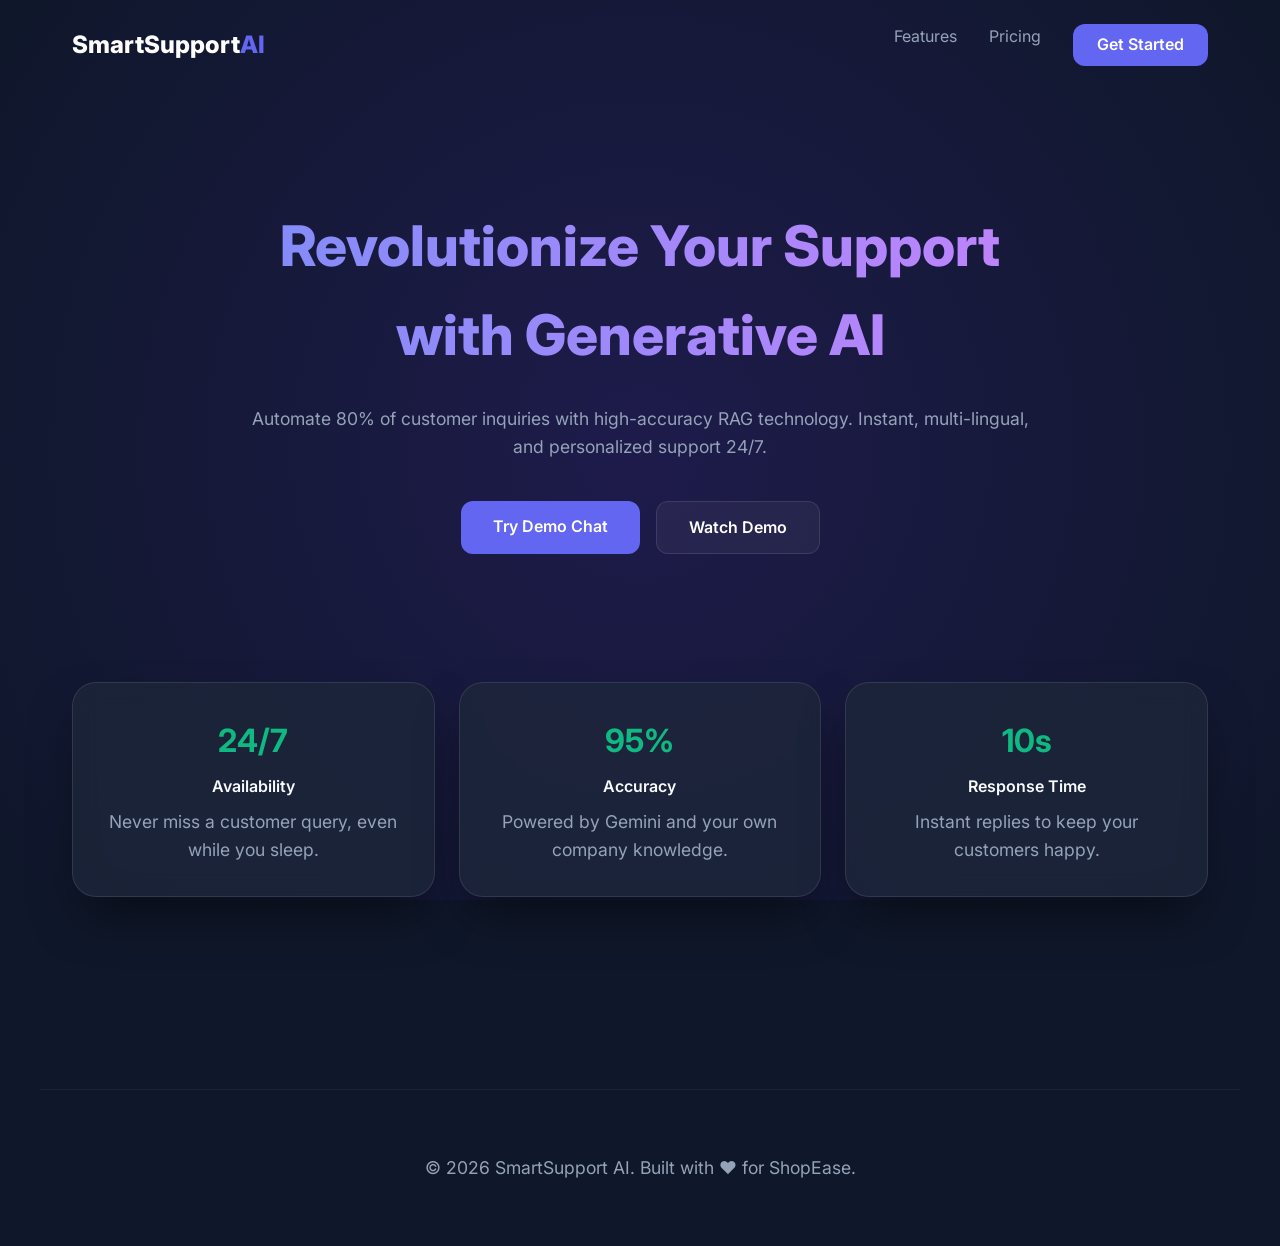
<file: smartsupport_ai/frontend/index.html>
<!DOCTYPE html>
<html lang="en">
<head>
    <meta charset="UTF-8">
    <meta name="viewport" content="width=device-width, initial-scale=1.0">
    <title>SmartSupport AI | Next-Gen Customer Support</title>
    <meta name="description" content="AI-powered customer support platform using RAG and Gemini LLM.">
    <link rel="stylesheet" href="style.css">
    <link rel="preconnect" href="https://fonts.googleapis.com">
    <link rel="preconnect" href="https://fonts.gstatic.com" crossorigin>
    <link href="https://fonts.googleapis.com/css2?family=Inter:wght@400;600;800&display=swap" rel="stylesheet">
</head>
<body>
    <div class="bg-gradient"></div>
    
    <nav class="container" style="display: flex; justify-content: space-between; align-items: center; padding: 1.5rem 2rem;">
        <div style="font-size: 1.5rem; font-weight: 800; color: white;">SmartSupport<span style="color: var(--primary);">AI</span></div>
        <div style="display: flex; gap: 2rem;">
            <a href="#" style="color: var(--text-muted); text-decoration: none;">Features</a>
            <a href="#" style="color: var(--text-muted); text-decoration: none;">Pricing</a>
            <a href="dashboard.html" class="btn btn-primary" style="padding: 0.5rem 1.5rem;">Get Started</a>
        </div>
    </nav>

    <main class="container" style="margin-top: 5rem; text-align: center;">
        <div style="max-width: 800px; margin: 0 auto;">
            <h1>Revolutionize Your Support with <span style="color: white;">Generative AI</span></h1>
            <p style="margin-bottom: 2.5rem;">Automate 80% of customer inquiries with high-accuracy RAG technology. Instant, multi-lingual, and personalized support 24/7.</p>
            
            <div style="display: flex; gap: 1rem; justify-content: center;">
                <a href="dashboard.html" class="btn btn-primary">Try Demo Chat</a>
                <a href="#" class="btn" style="background: rgba(255,255,255,0.05); color: white; border: 1px solid rgba(255,255,255,0.1);">Watch Demo</a>
            </div>
        </div>

        <div class="dashboard-grid" style="margin-top: 8rem;">
            <div class="glass-card">
                <div class="stat-value">24/7</div>
                <div style="color: var(--text-main); font-weight: 600; margin: 0.5rem 0;">Availability</div>
                <p>Never miss a customer query, even while you sleep.</p>
            </div>
            <div class="glass-card">
                <div class="stat-value">95%</div>
                <div style="color: var(--text-main); font-weight: 600; margin: 0.5rem 0;">Accuracy</div>
                <p>Powered by Gemini and your own company knowledge.</p>
            </div>
            <div class="glass-card">
                <div class="stat-value">10s</div>
                <div style="color: var(--text-main); font-weight: 600; margin: 0.5rem 0;">Response Time</div>
                <p>Instant replies to keep your customers happy.</p>
            </div>
        </div>
    </main>

    <footer class="container" style="margin-top: 10rem; border-top: 1px solid rgba(255,255,255,0.05); padding-top: 4rem; padding-bottom: 4rem; text-align: center;">
        <p>&copy; 2026 SmartSupport AI. Built with ❤️ for ShopEase.</p>
    </footer>
</body>
</html>
</file>
<file: smartsupport_ai/frontend/style.css>
:root {
    --primary: #6366f1;
    --primary-hover: #4f46e5;
    --bg-dark: #0f172a;
    --card-bg: #1e293b;
    --text-main: #f8fafc;
    --text-muted: #94a3b8;
    --accent: #10b981;
    --danger: #ef4444;
    --glass: rgba(30, 41, 59, 0.7);
}

* {
    margin: 0;
    padding: 0;
    box-sizing: border-box;
    font-family: 'Inter', -apple-system, sans-serif;
}

body {
    background-color: var(--bg-dark);
    color: var(--text-main);
    line-height: 1.6;
    overflow-x: hidden;
}

/* Gradient Background */
.bg-gradient {
    position: fixed;
    top: 0;
    left: 0;
    width: 100%;
    height: 100%;
    background: radial-gradient(circle at 50% 50%, #1e1b4b 0%, #0f172a 100%);
    z-index: -1;
}

.container {
    max-width: 1200px;
    margin: 0 auto;
    padding: 2rem;
}

/* Glassmorphism Card */
.glass-card {
    background: var(--glass);
    backdrop-filter: blur(12px);
    border: 1px solid rgba(255, 255, 255, 0.1);
    border-radius: 1.5rem;
    padding: 2rem;
    box-shadow: 0 25px 50px -12px rgba(0, 0, 0, 0.5);
}

/* Typography */
h1 {
    font-size: 3.5rem;
    font-weight: 800;
    background: linear-gradient(to right, #818cf8, #c084fc);
    -webkit-background-clip: text;
    -webkit-text-fill-color: transparent;
    margin-bottom: 1.5rem;
}

p {
    color: var(--text-muted);
    font-size: 1.1rem;
}

/* Buttons */
.btn {
    padding: 0.8rem 2rem;
    border-radius: 0.75rem;
    font-weight: 600;
    cursor: pointer;
    transition: all 0.3s ease;
    border: none;
    text-decoration: none;
    display: inline-block;
}

.btn-primary {
    background-color: var(--primary);
    color: white;
}

.btn-primary:hover {
    background-color: var(--primary-hover);
    transform: translateY(-2px);
    box-shadow: 0 10px 15px -3px rgba(99, 102, 241, 0.4);
}

/* Chat UI Components */
.chat-window {
    height: 500px;
    display: flex;
    flex-direction: column;
}

.chat-messages {
    flex-grow: 1;
    overflow-y: auto;
    padding: 1rem;
    display: flex;
    flex-direction: column;
    gap: 1rem;
}

.message {
    max-width: 80%;
    padding: 1rem;
    border-radius: 1rem;
    font-size: 0.95rem;
    animation: fadeIn 0.3s ease;
}

.message.user {
    align-self: flex-end;
    background: var(--primary);
    color: white;
    border-bottom-right-radius: 0.2rem;
}

.message.bot {
    align-self: flex-start;
    background: var(--card-bg);
    color: var(--text-main);
    border-bottom-left-radius: 0.2rem;
}

.chat-input-area {
    display: flex;
    gap: 1rem;
    padding-top: 1.5rem;
    border-top: 1px solid rgba(255, 255, 255, 0.1);
}

input[type="text"] {
    flex-grow: 1;
    background: rgba(15, 23, 42, 0.5);
    border: 1px solid rgba(255, 255, 255, 0.1);
    border-radius: 0.75rem;
    padding: 0.8rem 1.2rem;
    color: white;
    outline: none;
}

input[type="text"]:focus {
    border-color: var(--primary);
}

/* Animations */
@keyframes fadeIn {
    from { opacity: 0; transform: translateY(10px); }
    to { opacity: 1; transform: translateY(0); }
}

/* Dashboard Grid */
.dashboard-grid {
    display: grid;
    grid-template-columns: repeat(auto-fit, minmax(300px, 1fr));
    gap: 1.5rem;
    margin-top: 2rem;
}

.stat-card {
    background: var(--card-bg);
    padding: 1.5rem;
    border-radius: 1rem;
    border: 1px solid rgba(255, 255, 255, 0.05);
}

.stat-value {
    font-size: 2rem;
    font-weight: 700;
    color: var(--accent);
}
</file>
